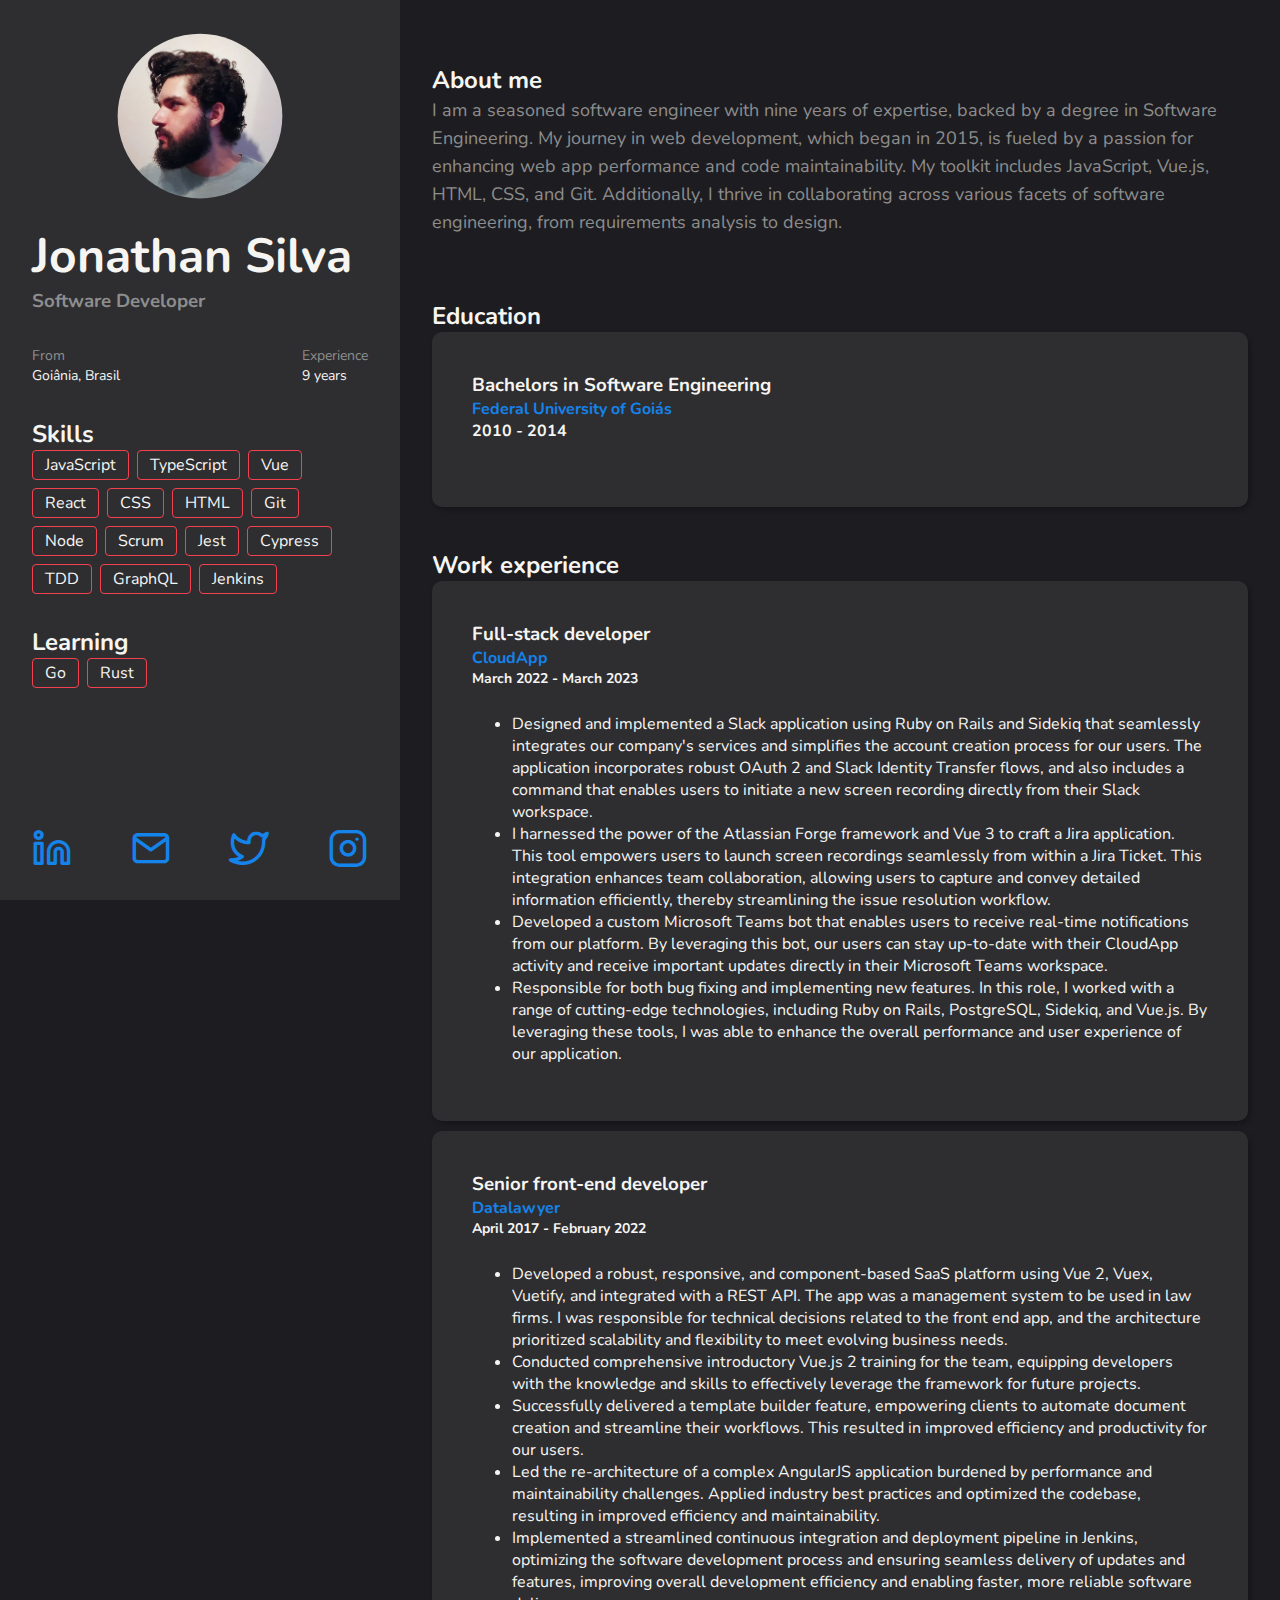
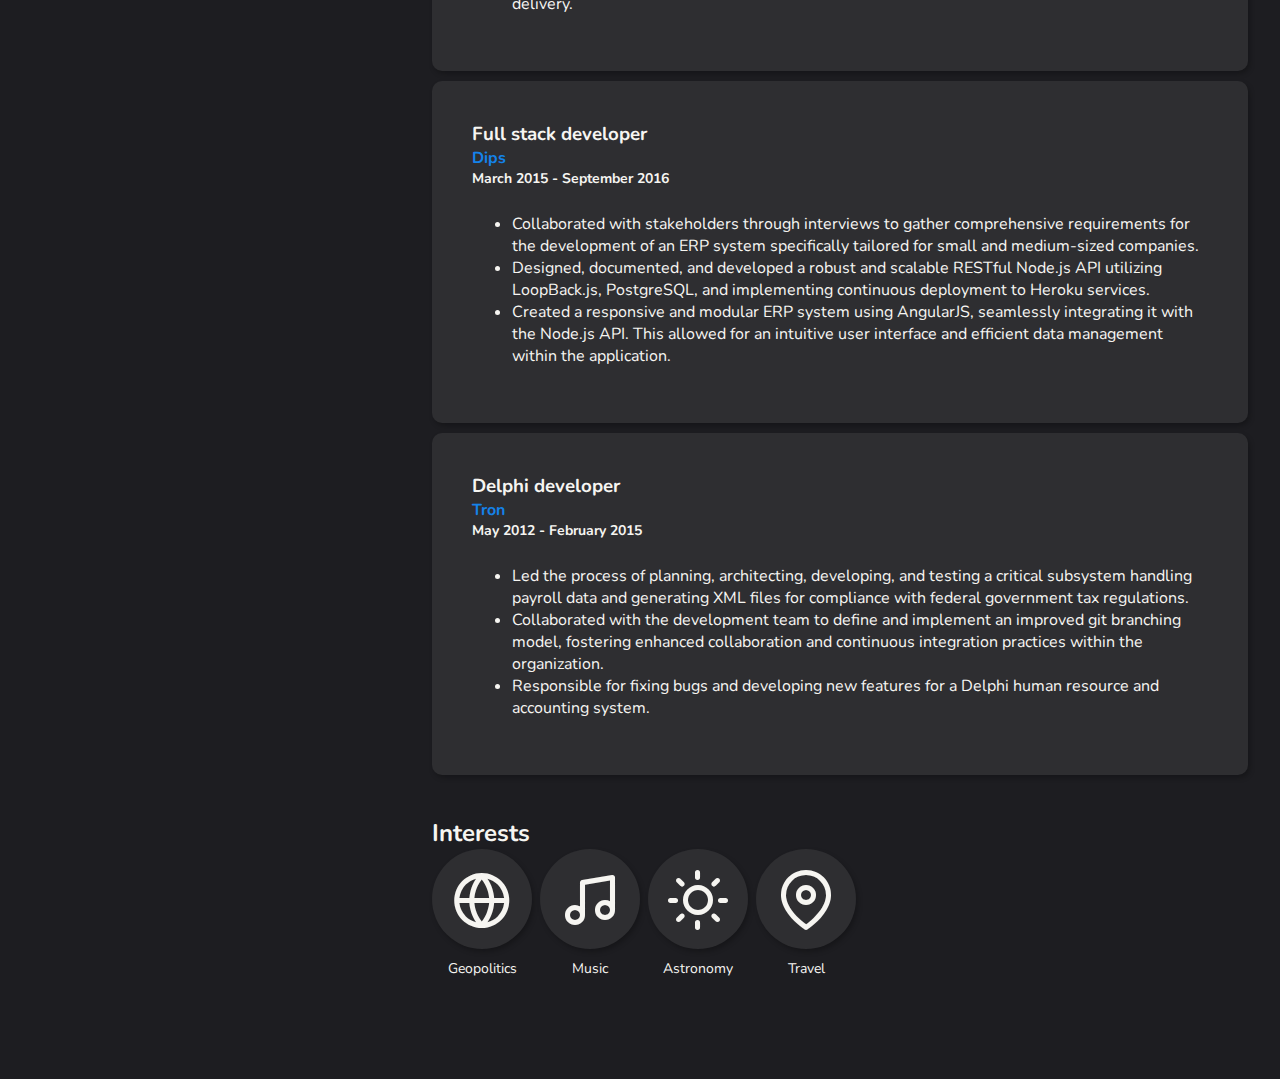
<file: index.html>
<html lang="en-US">
  <head>
    <title>Jonathan Silva</title>
    <meta name="viewport" content="width=device-width, initial-scale=1" />
    <link rel="stylesheet" href="./src/css/variables.css" />
    <link rel="stylesheet" href="./src/css/feather-icons.css" />
    <link rel="stylesheet" href="./src/css/styles.css" />
  </head>
  <body class="grid-layout">
    <header class="header">
      <img
        class="profile-pic"
        src="./src/assets/img/profile-pic.jpg"
        alt="Profile picture"
      />
      <div style="height: 100%; margin-top: var(--space)">
        <h1 class="text-heading">Jonathan Silva</h1>
        <h3 class="text-subtle">Software Developer</h3>
        <div class="header-from">
          <div>
            <p class="text-subtle">From</p>
            <p>Goiânia, Brasil</p>
          </div>
          <div>
            <p class="text-subtle">Experience</p>
            <p>9 years</p>
          </div>
        </div>
        <div class="space-y-lg">
          <h2>Skills</h2>
          <div class="flex flex-row flex-gap-xxs">
            <span class="chip">JavaScript</span>
            <span class="chip">TypeScript</span>
            <span class="chip">Vue</span>
            <span class="chip">React</span>
            <span class="chip">CSS</span>
            <span class="chip">HTML</span>
            <span class="chip">Git</span>
            <span class="chip">Node</span>
            <span class="chip">Scrum</span>
            <span class="chip">Jest</span>
            <span class="chip">Cypress</span>
            <span class="chip">TDD</span>
            <span class="chip">GraphQL</span>
            <span class="chip">Jenkins</span>
          </div>
        </div>
        <div class="space-y-lg">
          <h2>Learning</h2>
          <div class="flex flex-row flex-gap-xxs">
            <span class="chip">Go</span>
            <span class="chip">Rust</span>
          </div>
        </div>
      </div>
      <div class="links-container">
        <a
          href="https://linkedin.com/in/jonathansilva"
          target="_blank"
          aria-label="linkedin link"
        >
          <span class="icon-linkedin"> </span
        ></a>
        <a
          href="mailto:jonathan.engsoftware@gmail.com"
          target="_blank"
          aria-label="email link"
          ><span class="icon-mail"></span
        ></a>
        <a
          href="https://twitter.com/jony_silva"
          target="_blank"
          aria-label="twitter link"
        >
          <span class="icon-twitter"></span>
        </a>
        <a
          href="https://instagram.com/jonysilva"
          target="_blank"
          aria-label="instagram link"
        >
          <span class="icon-instagram"></span>
        </a>
      </div>
    </header>
    <main>
      <div class="content">
        <section class="space-y-lg">
          <h2>About me</h2>
          <div>
            <p class="text-subtle text-lg">
              I am a seasoned software engineer with nine years of expertise,
              backed by a degree in Software Engineering. My journey in web
              development, which began in 2015, is fueled by a passion for
              enhancing web app performance and code maintainability. My toolkit
              includes JavaScript, Vue.js, HTML, CSS, and Git. Additionally, I
              thrive in collaborating across various facets of software
              engineering, from requirements analysis to design.
            </p>
          </div>
        </section>
        <section>
          <h2>Education</h2>
          <div class="card">
            <div class="card-header">
              <h3>Bachelors in Software Engineering</h3>
              <h4 class="text-color-primary">Federal University of Goiás</h4>
              <h4>2010 - 2014</h4>
            </div>
          </div>
        </section>
        <section>
          <h2>Work experience</h2>
          <div class="card">
            <div class="card-header">
              <h3>Full-stack developer</h3>
              <h4 class="text-color-primary">CloudApp</h4>
              <h4 class="text-sm">March 2022 - March 2023</h4>
            </div>
            <ul>
              <li>
                Designed and implemented a Slack application using Ruby on Rails
                and Sidekiq that seamlessly integrates our company's services
                and simplifies the account creation process for our users. The
                application incorporates robust OAuth 2 and Slack Identity
                Transfer flows, and also includes a command that enables users
                to initiate a new screen recording directly from their Slack
                workspace.
              </li>
              <li>
                I harnessed the power of the Atlassian Forge framework and Vue 3
                to craft a Jira application. This tool empowers users to launch
                screen recordings seamlessly from within a Jira Ticket. This
                integration enhances team collaboration, allowing users to
                capture and convey detailed information efficiently, thereby
                streamlining the issue resolution workflow.
              </li>
              <li>
                Developed a custom Microsoft Teams bot that enables users to
                receive real-time notifications from our platform. By leveraging
                this bot, our users can stay up-to-date with their CloudApp
                activity and receive important updates directly in their
                Microsoft Teams workspace.
              </li>
              <li>
                Responsible for both bug fixing and implementing new features.
                In this role, I worked with a range of cutting-edge
                technologies, including Ruby on Rails, PostgreSQL, Sidekiq, and
                Vue.js. By leveraging these tools, I was able to enhance the
                overall performance and user experience of our application.
              </li>
            </ul>
          </div>
          <div class="card">
            <div class="card-header">
              <h3>Senior front-end developer</h3>
              <h4 class="text-color-primary">Datalawyer</h4>
              <h4 class="text-sm">April 2017 - February 2022</h4>
            </div>
            <ul>
              <li>
                Developed a robust, responsive, and component-based SaaS
                platform using Vue 2, Vuex, Vuetify, and integrated with a REST
                API. The app was a management system to be used in law firms. I
                was responsible for technical decisions related to the front end
                app, and the architecture prioritized scalability and
                flexibility to meet evolving business needs.
              </li>
              <li>
                Conducted comprehensive introductory Vue.js 2 training for the
                team, equipping developers with the knowledge and skills to
                effectively leverage the framework for future projects.
              </li>
              <li>
                Successfully delivered a template builder feature, empowering
                clients to automate document creation and streamline their
                workflows. This resulted in improved efficiency and productivity
                for our users.
              </li>
              <li>
                Led the re-architecture of a complex AngularJS application
                burdened by performance and maintainability challenges. Applied
                industry best practices and optimized the codebase, resulting in
                improved efficiency and maintainability.
              </li>
              <li>
                Implemented a streamlined continuous integration and deployment
                pipeline in Jenkins, optimizing the software development process
                and ensuring seamless delivery of updates and features,
                improving overall development efficiency and enabling faster,
                more reliable software delivery.
              </li>
            </ul>
          </div>
          <div class="card">
            <div class="card-header">
              <h3>Full stack developer</h3>
              <h4 class="text-color-primary">Dips</h4>
              <h4 class="text-sm">March 2015 - September 2016</h4>
            </div>
            <ul>
              <li>
                Collaborated with stakeholders through interviews to gather
                comprehensive requirements for the development of an ERP system
                specifically tailored for small and medium-sized companies.
              </li>
              <li>
                Designed, documented, and developed a robust and scalable
                RESTful Node.js API utilizing LoopBack.js, PostgreSQL, and
                implementing continuous deployment to Heroku services.
              </li>
              <li>
                Created a responsive and modular ERP system using AngularJS,
                seamlessly integrating it with the Node.js API. This allowed for
                an intuitive user interface and efficient data management within
                the application.
              </li>
            </ul>
          </div>
          <div class="card">
            <div class="card-header">
              <h3>Delphi developer</h3>
              <h4 class="text-color-primary">Tron</h4>
              <h4 class="text-sm">May 2012 - February 2015</h4>
            </div>
            <ul>
              <li>
                Led the process of planning, architecting, developing, and
                testing a critical subsystem handling payroll data and
                generating XML files for compliance with federal government tax
                regulations.
              </li>
              <li>
                Collaborated with the development team to define and implement
                an improved git branching model, fostering enhanced
                collaboration and continuous integration practices within the
                organization.
              </li>
              <li>
                Responsible for fixing bugs and developing new features for a
                Delphi human resource and accounting system.
              </li>
            </ul>
          </div>
        </section>
        <section>
          <h2>Interests</h2>
          <div class="flex flex-row flex-gap-xxs text-6xl">
            <span class="flex flex-column flex-center text-center">
              <span class="card card-rounded icon-globe"></span>
              <p>Geopolitics</p>
            </span>
            <span class="flex flex-column flex-center text-center">
              <span class="card card-rounded icon-music"></span>
              <p>Music</p>
            </span>
            <span class="flex flex-column flex-center text-center">
              <span class="card card-rounded icon-sun"></span>
              <p>Astronomy</p>
            </span>
            <span class="flex flex-column flex-center text-center">
              <span class="card card-rounded icon-map-pin"></span>
              <p>Travel</p>
            </span>
          </div>
        </section>
      </div>
    </main>
    <footer style="height: 100px"></footer>
  </body>
</html>
</file>
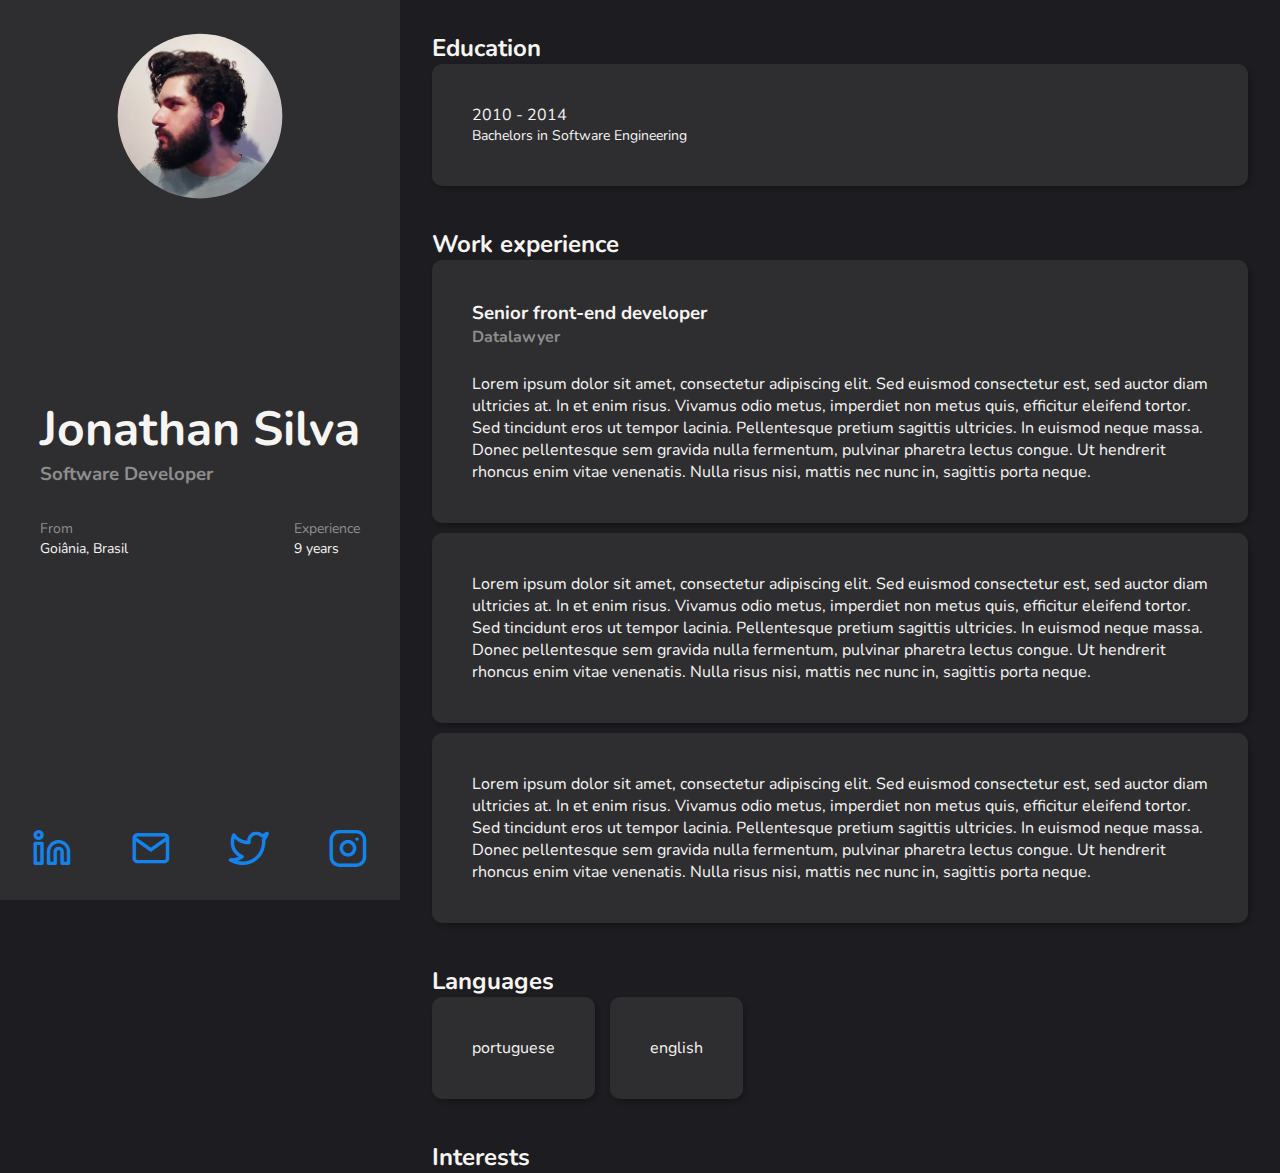
<file: src/index.html>
<html lang="en-US">
  <head>
    <title>Jonathan Silva</title>
    <link rel="stylesheet" href="styles/variables.css" />
    <link rel="stylesheet" href="styles/feather-icons.css" />
    <link rel="stylesheet" href="styles/style.css" />
  </head>
  <body class="grid-layout">
    <header class="header">
      <img
        class="profile-pic"
        src="./img/profilepic.jpg"
        alt="Profile picture"
      />
      <div>
        <h1 class="text-heading">Jonathan Silva</h1>
        <h3 class="text-subtle">Software Developer</h3>
        <div class="header-from">
          <div>
            <p class="text-subtle">From</p>
            <p>Goiânia, Brasil</p>
          </div>
          <div>
            <p class="text-subtle">Experience</p>
            <p>9 years</p>
          </div>
        </div>
      </div>
      <div class="links-container">
        <a href="https://linkedin.com/in/jonathansilva" target="_blank">
          <span class="icon-linkedin"> </span
        ></a>
        <a href="mailto:jonathan.engsoftware@gmail.com" target="_blank"
          ><span class="icon-mail"></span
        ></a>
        <a href="https://twitter.com/jony_silva" target="_blank">
          <span class="icon-twitter"></span>
        </a>
        <a href="https://instagram.com/jonysilva" target="_blank">
          <span class="icon-instagram"></span>
        </a>
      </div>
    </header>
    <main>
      <div class="content">
        <section>
          <h2>Education</h2>
          <div class="card">
            <span>2010 - 2014</span>
            <p>Bachelors in Software Engineering</p>
          </div>
        </section>
        <section>
          <h2>Work experience</h2>
          <div class="card">
            <div class="card-header">
              <h3>Senior front-end developer</h3>
              <h4 class="text-subtle">Datalawyer</h4>
            </div>
            Lorem ipsum dolor sit amet, consectetur adipiscing elit. Sed euismod
            consectetur est, sed auctor diam ultricies at. In et enim risus.
            Vivamus odio metus, imperdiet non metus quis, efficitur eleifend
            tortor. Sed tincidunt eros ut tempor lacinia. Pellentesque pretium
            sagittis ultricies. In euismod neque massa. Donec pellentesque sem
            gravida nulla fermentum, pulvinar pharetra lectus congue. Ut
            hendrerit rhoncus enim vitae venenatis. Nulla risus nisi, mattis nec
            nunc in, sagittis porta neque.
          </div>
          <div class="card">
            Lorem ipsum dolor sit amet, consectetur adipiscing elit. Sed euismod
            consectetur est, sed auctor diam ultricies at. In et enim risus.
            Vivamus odio metus, imperdiet non metus quis, efficitur eleifend
            tortor. Sed tincidunt eros ut tempor lacinia. Pellentesque pretium
            sagittis ultricies. In euismod neque massa. Donec pellentesque sem
            gravida nulla fermentum, pulvinar pharetra lectus congue. Ut
            hendrerit rhoncus enim vitae venenatis. Nulla risus nisi, mattis nec
            nunc in, sagittis porta neque.
          </div>
          <div class="card">
            Lorem ipsum dolor sit amet, consectetur adipiscing elit. Sed euismod
            consectetur est, sed auctor diam ultricies at. In et enim risus.
            Vivamus odio metus, imperdiet non metus quis, efficitur eleifend
            tortor. Sed tincidunt eros ut tempor lacinia. Pellentesque pretium
            sagittis ultricies. In euismod neque massa. Donec pellentesque sem
            gravida nulla fermentum, pulvinar pharetra lectus congue. Ut
            hendrerit rhoncus enim vitae venenatis. Nulla risus nisi, mattis nec
            nunc in, sagittis porta neque.
          </div>
        </section>
        <section>
          <h2>Languages</h2>
          <div class="language-container">
            <div class="card">portuguese</div>
            <div class="card">english</div>
          </div>
        </section>
        <section>
          <h2>Interests</h2>
        </section>
      </div>
    </main>
  </body>
</html>
</file>
<file: src/css/variables.css>
:root {
  /* typography */
  --font-primary: "Nunito";
  --font-secondary: "serif";
  --text-base-size: 1rem;
  --text-scale-ratio: 1.2;

  --text-sm: 0.875rem;
  --text-lg: 1.125rem;
  --text-xl: 1.25rem;
  --text-5xl: 3rem;
  --text-6xl: 3.75rem;

  --line-height-sm: 1.25rem;
  --line-height-lg: 1.75rem;
  --line-height-xl: 1.75rem;
  --line-height-5xl: 3rem;

  /* colors */
  --color-primary: #1483ea;
  /* --color-primary-light: color-mod(var(--color-primary) tint(15%));
  --color-primary-dark: color-mod(var(--color-primary) shade(15%));
  --color-primary-bg: color-mod(var(--color-primary) alpha(20%)); */

  --color-accent: #f5414f;
  /* --color-accent-light: color-mod(var(--color-accent) tint(15%));
  --color-accent-dark: color-mod(var(--color-accent) shade(10%));
  --color-accent-bg: color-mod(var(--color-accent) alpha(20%)); */

  --black: #1d1d21;
  --gray-10: #2e2e31;
  --gray-6: #7b7a7d;
  --gray-4: #a5a5a6;
  --gray-3: #bbbbbc;
  --gray-2: #d1d0d2;
  --gray-1: #e8e7e8;
  --white: white;

  --color-text: #f6f5f1;
  --color-text-heading: #f6f5f1;
  --color-text-subtle: #8d8d8d;
  --color-link: #58d999;
  /* --color-link-visited: var(--color-primary-dark); */

  --color-success: #88c459;
  --color-error: #f5414f;
  --color-warning: #ffd137;

  /* space */
  --space-xxs: 0.5rem;
  --space: 2rem;
  --space-lg: 2rem;
}

/* theme */

h1,
h2,
h3,
h4 {
  color: var(--color-text-heading);
  /* margin: 0 0 var(--space-xxs) 0; */
  margin: 0;
}

p {
  font-size: var(--text-sm);
  line-height: var(--line-height-sm);
  margin: 0;
}

.text-sm {
  font-size: var(--text-sm);
}
.text-lg {
  font-size: var(--text-lg);
  line-height: var(--line-height-lg);
  color: var(--color-text-subtle);
}
.text-xl {
  font-size: var(--text-xl);
}
.text-6xl {
  font-size: var(--text-6xl);
}

.text-center {
  text-align: center;
}

.text-heading {
  font-size: var(--text-5xl);
  line-height: var(--line-height-5xl);
  color: var(--color-text-heading);
  margin-bottom: var(--space-xxs);
}

.text-subtle {
  color: var(--color-text-subtle);
}

.text-color-primary {
  color: var(--color-primary);
}
</file>
<file: src/css/feather-icons.css>
@font-face {
  font-family: "feather-icons";
  src: url("../assets/fonts/feather-icons.woff2?trjb6y") format("woff2"),
    url("../assets/fonts/feather-icons.ttf?trjb6y") format("truetype");
  font-weight: normal;
  font-style: normal;
  font-display: block;
}

[class^="icon-"],
[class*=" icon-"] {
  /* use !important to prevent issues with browser extensions that change fonts */
  font-family: "feather-icons" !important;
  speak: never;
  font-style: normal;
  font-weight: normal;
  font-variant: normal;
  text-transform: none;
  line-height: 1;

  /* Better Font Rendering =========== */
  -webkit-font-smoothing: antialiased;
  -moz-osx-font-smoothing: grayscale;
}

.icon-book-open:before {
  content: "\e904";
}
.icon-briefcase:before {
  content: "\e905";
}
.icon-camera:before {
  content: "\e906";
}
.icon-globe:before {
  content: "\e907";
}
.icon-instagram:before {
  content: "\e900";
}
.icon-linkedin:before {
  content: "\e901";
}
.icon-mail:before {
  content: "\e902";
}
.icon-map-pin:before {
  content: "\e908";
}
.icon-music:before {
  content: "\e909";
}
.icon-sun:before {
  content: "\e90a";
}
.icon-twitter:before {
  content: "\e903";
}
</file>
<file: src/css/styles.css>
@import url("https://fonts.googleapis.com/css2?family=Nunito:wght@400;700&display=swap");

html,
body {
  margin: 0;
  padding: 0;
}

body {
  box-sizing: border-box;
  font-family: var(--font-primary), sans-serif;
  font-size: var(--text-base-size);
  color: var(--color-text);
  width: 100%;
  min-height: 100vh;
}

/* HELPERS */
.flex {
  display: flex;
}
.flex-row {
  flex-flow: row wrap;
}
.flex-column {
  flex-flow: column wrap;
}
.flex-center {
  justify-content: center;
  align-content: center;
}
.flex-grow-1 {
  flex-grow: 1;
}
.flex-gap-xxs {
  gap: var(--space-xxs);
}

.space-y-lg {
  margin-top: var(--space-lg);
  margin-bottom: var(--space-lg);
}

/* LAYOUT */

.grid-layout {
  display: grid;
  grid-column-gap: 0px;
  grid-row-gap: 0px;
  background-color: var(--black);
  width: 100%;
}

.header {
  display: flex;
  flex-flow: column;
  align-items: center;
  justify-content: space-between;
  background-color: var(--gray-10);
  top: 0;
  padding: 0 var(--space);
}

main {
  display: flex;
  justify-content: center;
  margin-top: var(--space);
}

.content {
  max-width: 935px;
  margin: 0 var(--space);
  display: flex;
  flex-flow: column;
  gap: var(--space);
}

.header-from {
  display: flex;
  justify-content: space-between;
  width: 100%;
  margin: var(--space) 0;
}

.language-container {
  display: flex;
  flex-flow: row wrap;
  grid-column-gap: 15px;
}

.links-container {
  display: flex;
  width: 100%;
  justify-content: space-between;
  font-size: 40px;
  color: var(--color-primary);
  padding: var(--space) 0;
}
.links-container > a,
.links-container > a:visited {
  text-decoration: none;
  color: unset;
}

/* COMPONENTS */

.card {
  background: var(--gray-10);
  box-shadow: 2px 3px 5px rgba(0, 0, 0, 0.25);
  border-radius: 10px;
  padding: 40px;
  margin-bottom: 10px;
}

.card-header {
  margin-bottom: 25px;
}

.card-rounded {
  border-radius: 50%;
  padding: 20px;
}

.donut-chart {
  display: flex;
  flex-flow: column wrap;
  justify-content: center;
  align-items: center;
  width: 150px;
  height: 150px;
  border-radius: 50%;
  border: solid #e5e5e5 15px;
}

.donut-chart-full {
  border: solid var(--color-primary) 15px;
}

.donut-char-fill-top {
  border-top: solid var(--color-primary) 15px;
}
.donut-char-fill-right {
  border-right: solid var(--color-primary) 15px;
}
.donut-char-fill-left {
  border-left: solid var(--color-primary) 15px;
}
.donut-char-fill-bottom {
  border-bottom: solid var(--color-primary) 15px;
}

/* COMPONENTS */
.chip {
  border: solid var(--color-accent) 1px;
  border-radius: 4px;
  padding: 0 12px;
  line-height: var(--line-height-lg);
}
.profile-pic {
  clip-path: circle(49% at 50% 50%);
  width: 50%;
  height: auto;
  align-self: center;
  margin-top: var(--space);
}

@media screen and (min-width: 750px) {
  .grid-layout {
    grid-template-columns: minmax(auto, 400px) 2fr;
    grid-template-rows: auto;
  }

  .header {
    height: 100vh;
    position: sticky;
  }

  /* .links-container {
    justify-content: space-evenly;
  } */

  .language-container {
    grid-template-columns: repeat(auto-fit, 49%);
  }
}
</file>
<file: src/styles/variables.css>
:root {
  /* typography */
  --font-primary: "Nunito";
  --font-secondary: "serif";
  --text-base-size: 1rem;
  --text-scale-ratio: 1.2;

  --text-sm: 0.875rem;
  --text-lg: 1.125rem;
  --text-xl: 1.25rem;
  --text-5xl: 3rem;

  --line-height-sm: 1.25rem;
  --line-height-lg: 1.75rem;
  --line-height-xl: 1.75rem;
  --line-height-5xl: 3rem;

  /* colors */
  --color-primary: #1483ea;
  /* --color-primary-light: color-mod(var(--color-primary) tint(15%));
  --color-primary-dark: color-mod(var(--color-primary) shade(15%));
  --color-primary-bg: color-mod(var(--color-primary) alpha(20%)); */

  --color-accent: #f5414f;
  /* --color-accent-light: color-mod(var(--color-accent) tint(15%));
  --color-accent-dark: color-mod(var(--color-accent) shade(10%));
  --color-accent-bg: color-mod(var(--color-accent) alpha(20%)); */

  --black: #1d1d21;
  --gray-10: #2e2e31;
  --gray-6: #7b7a7d;
  --gray-4: #a5a5a6;
  --gray-3: #bbbbbc;
  --gray-2: #d1d0d2;
  --gray-1: #e8e7e8;
  --white: white;

  --color-text: #f6f5f1;
  --color-text-heading: #f6f5f1;
  --color-text-subtle: #8d8d8d;
  --color-link: #58d999;
  /* --color-link-visited: var(--color-primary-dark); */

  --color-success: #88c459;
  --color-error: #f5414f;
  --color-warning: #ffd137;

  /* space */
  --space-xxs: 0.5rem;
  --space: 2rem;
  --space-lg: 2rem;
}

/* theme */

h1,
h2,
h3,
h4 {
  color: var(--color-text-heading);
  /* margin: 0 0 var(--space-xxs) 0; */
  margin: 0;
}

p {
  font-size: var(--text-sm);
  line-height: var(--line-height-sm);
  margin: 0;
}

.text-sm {
  font-size: var(--text-sm);
}
.text-lg {
  font-size: var(--text-lg);
  line-height: var(--line-height-lg);
  color: var(--color-text-subtle);
}

.text-heading {
  font-size: var(--text-5xl);
  line-height: var(--line-height-5xl);
  color: var(--color-text-heading);
  margin-bottom: var(--space-xxs);
}

.text-subtle {
  color: var(--color-text-subtle);
}

.text-color-primary {
  color: var(--color-primary);
}
</file>
<file: src/styles/feather-icons.css>
@font-face {
  font-family: "feather-icons";
  src: url("../assets/fonts/feather-icons.woff2?trjb6y") format("woff2"),
    url("../assets/fonts/feather-icons.ttf?trjb6y") format("truetype");
  font-weight: normal;
  font-style: normal;
  font-display: block;
}

[class^="icon-"],
[class*=" icon-"] {
  /* use !important to prevent issues with browser extensions that change fonts */
  font-family: "feather-icons" !important;
  speak: never;
  font-style: normal;
  font-weight: normal;
  font-variant: normal;
  text-transform: none;
  line-height: 1;

  /* Better Font Rendering =========== */
  -webkit-font-smoothing: antialiased;
  -moz-osx-font-smoothing: grayscale;
}

.icon-book-open:before {
  content: "\e904";
}
.icon-briefcase:before {
  content: "\e905";
}
.icon-camera:before {
  content: "\e906";
}
.icon-globe:before {
  content: "\e907";
}
.icon-instagram:before {
  content: "\e900";
}
.icon-linkedin:before {
  content: "\e901";
}
.icon-mail:before {
  content: "\e902";
}
.icon-map-pin:before {
  content: "\e908";
}
.icon-music:before {
  content: "\e909";
}
.icon-sun:before {
  content: "\e90a";
}
.icon-twitter:before {
  content: "\e903";
}
</file>
<file: src/styles/style.css>
@import url("https://fonts.googleapis.com/css2?family=Nunito:wght@400;700&display=swap");

html,
body {
  margin: 0;
  padding: 0;
}

body {
  box-sizing: border-box;
  font-family: var(--font-primary), sans-serif;
  font-size: var(--text-base-size);
  color: var(--color-text);
  width: 100%;
  min-height: 100vh;
}

/* HELPERS */
.flex {
  display: flex;
}
.flex-row {
  flex-flow: row wrap;
}
.flex-center {
  justify-content: center;
  align-content: center;
}
.flex-grow-1 {
  flex-grow: 1;
}
.flex-gap-xxs {
  gap: var(--space-xxs);
}

.space-y-lg {
  margin-top: var(--space-lg);
  margin-bottom: var(--space-lg);
}

/* LAYOUT */

.grid-layout {
  display: grid;
  grid-column-gap: 0px;
  grid-row-gap: 0px;
  background-color: var(--black);
  width: 100%;
}

.header {
  display: flex;
  flex-flow: column;
  align-items: center;
  justify-content: space-between;
  background-color: var(--gray-10);
  top: 0;
  padding: 0 var(--space);
}

main {
  display: flex;
  justify-content: center;
  margin-top: var(--space);
}

.content {
  max-width: 935px;
  margin: 0 var(--space);
  display: flex;
  flex-flow: column;
  gap: var(--space);
}

.header-from {
  display: flex;
  justify-content: space-between;
  width: 100%;
  margin: var(--space) 0;
}

.language-container {
  display: flex;
  flex-flow: row wrap;
  grid-column-gap: 15px;
}

.links-container {
  display: flex;
  width: 100%;
  justify-content: space-evenly;
  font-size: 40px;
  color: var(--color-primary);
  padding: var(--space) 0;
}
.links-container > a,
.links-container > a:visited {
  text-decoration: none;
  color: unset;
}

/* COMPONENTS */

.card {
  background: var(--gray-10);
  box-shadow: 2px 3px 5px rgba(0, 0, 0, 0.25);
  border-radius: 10px;
  padding: 40px;
  margin-bottom: 10px;
}

.card-header {
  margin-bottom: 25px;
}

.donut-chart {
  display: flex;
  flex-flow: column wrap;
  justify-content: center;
  align-items: center;
  width: 150px;
  height: 150px;
  border-radius: 50%;
  border: solid #e5e5e5 15px;
}

.donut-chart-full {
  border: solid var(--color-primary) 15px;
}

.donut-char-fill-top {
  border-top: solid var(--color-primary) 15px;
}
.donut-char-fill-right {
  border-right: solid var(--color-primary) 15px;
}
.donut-char-fill-left {
  border-left: solid var(--color-primary) 15px;
}
.donut-char-fill-bottom {
  border-bottom: solid var(--color-primary) 15px;
}

/* COMPONENTS */
.chip {
  border: solid var(--color-accent) 1px;
  border-radius: 4px;
  padding: 0 12px;
  line-height: var(--line-height-lg);
}
.profile-pic {
  clip-path: circle(49% at 50% 50%);
  width: 50%;
  height: auto;
  align-self: center;
  margin-top: var(--space);
}

@media screen and (min-width: 750px) {
  .grid-layout {
    grid-template-columns: minmax(auto, 400px) 2fr;
    grid-template-rows: auto;
  }

  .header {
    height: 100vh;
    position: sticky;
  }

  .links-container {
    justify-content: space-between;
  }

  .language-container {
    grid-template-columns: repeat(auto-fit, 49%);
  }
}
</file>
